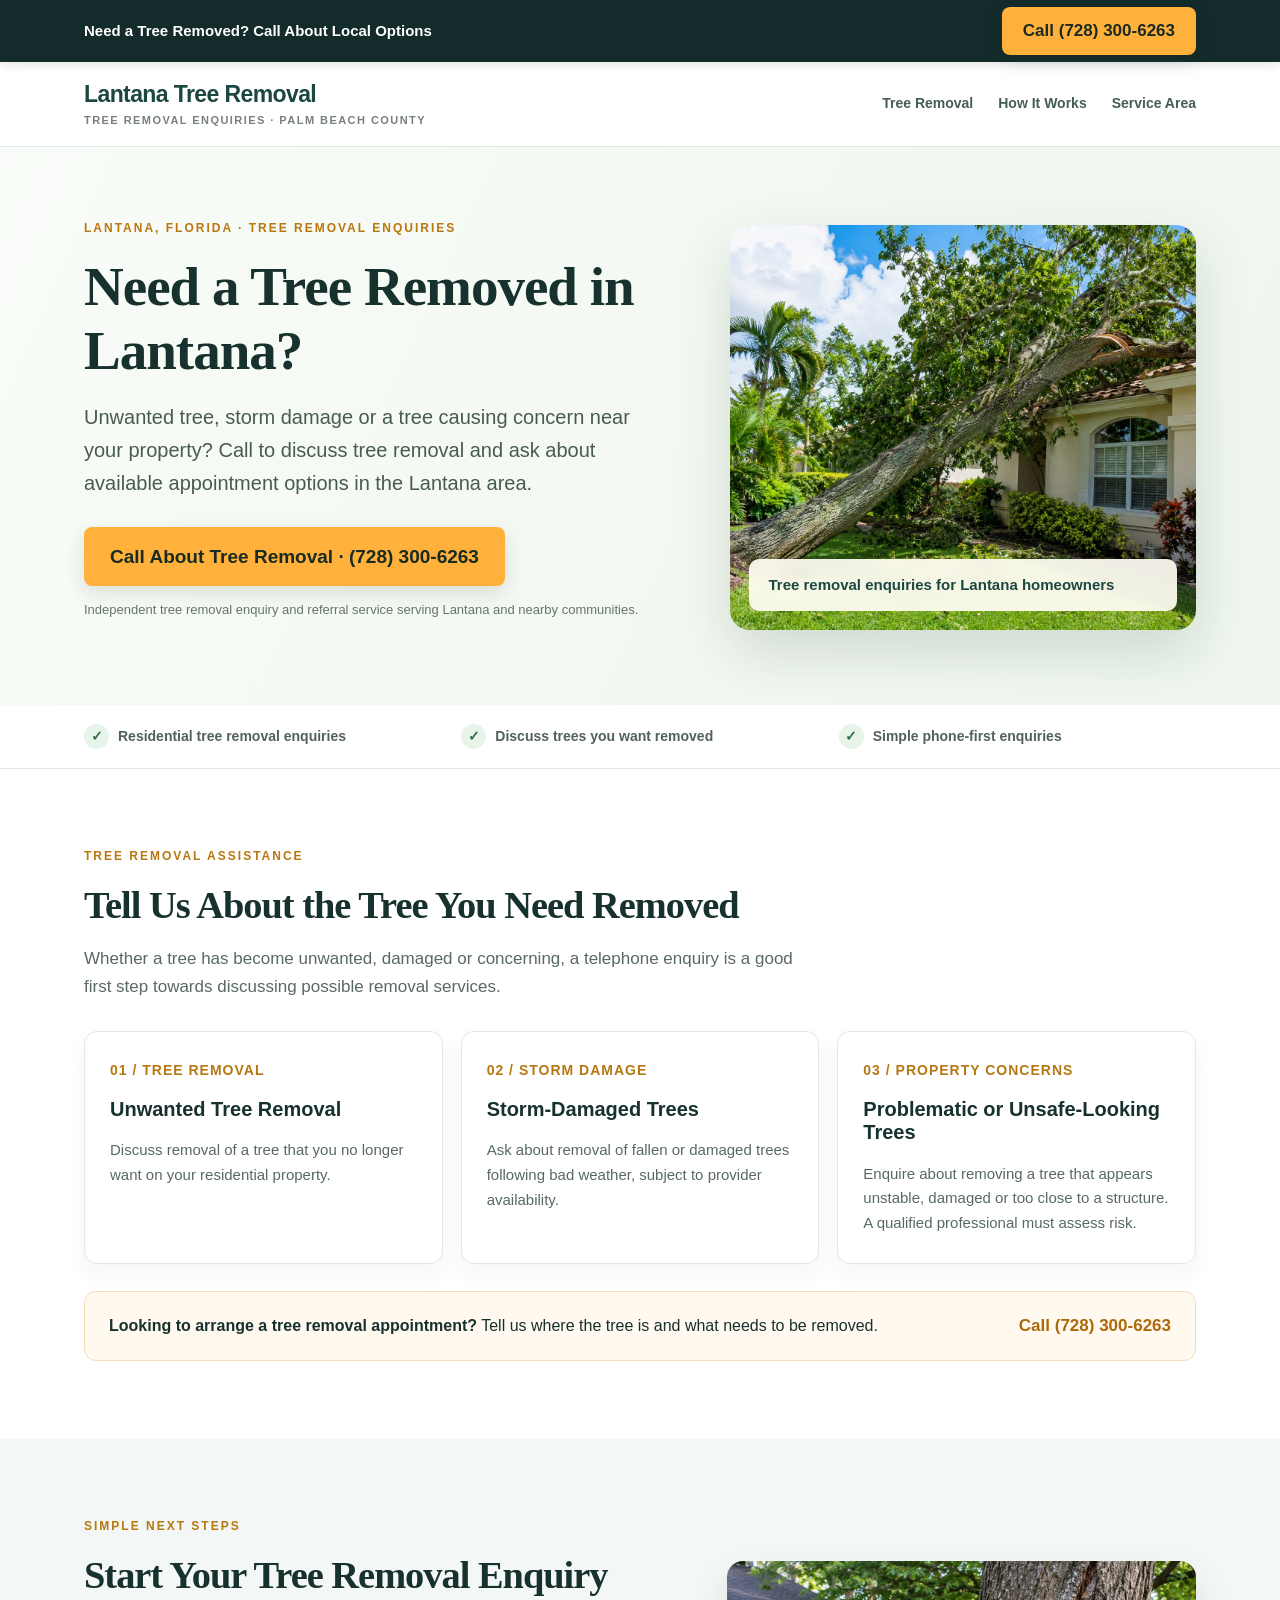
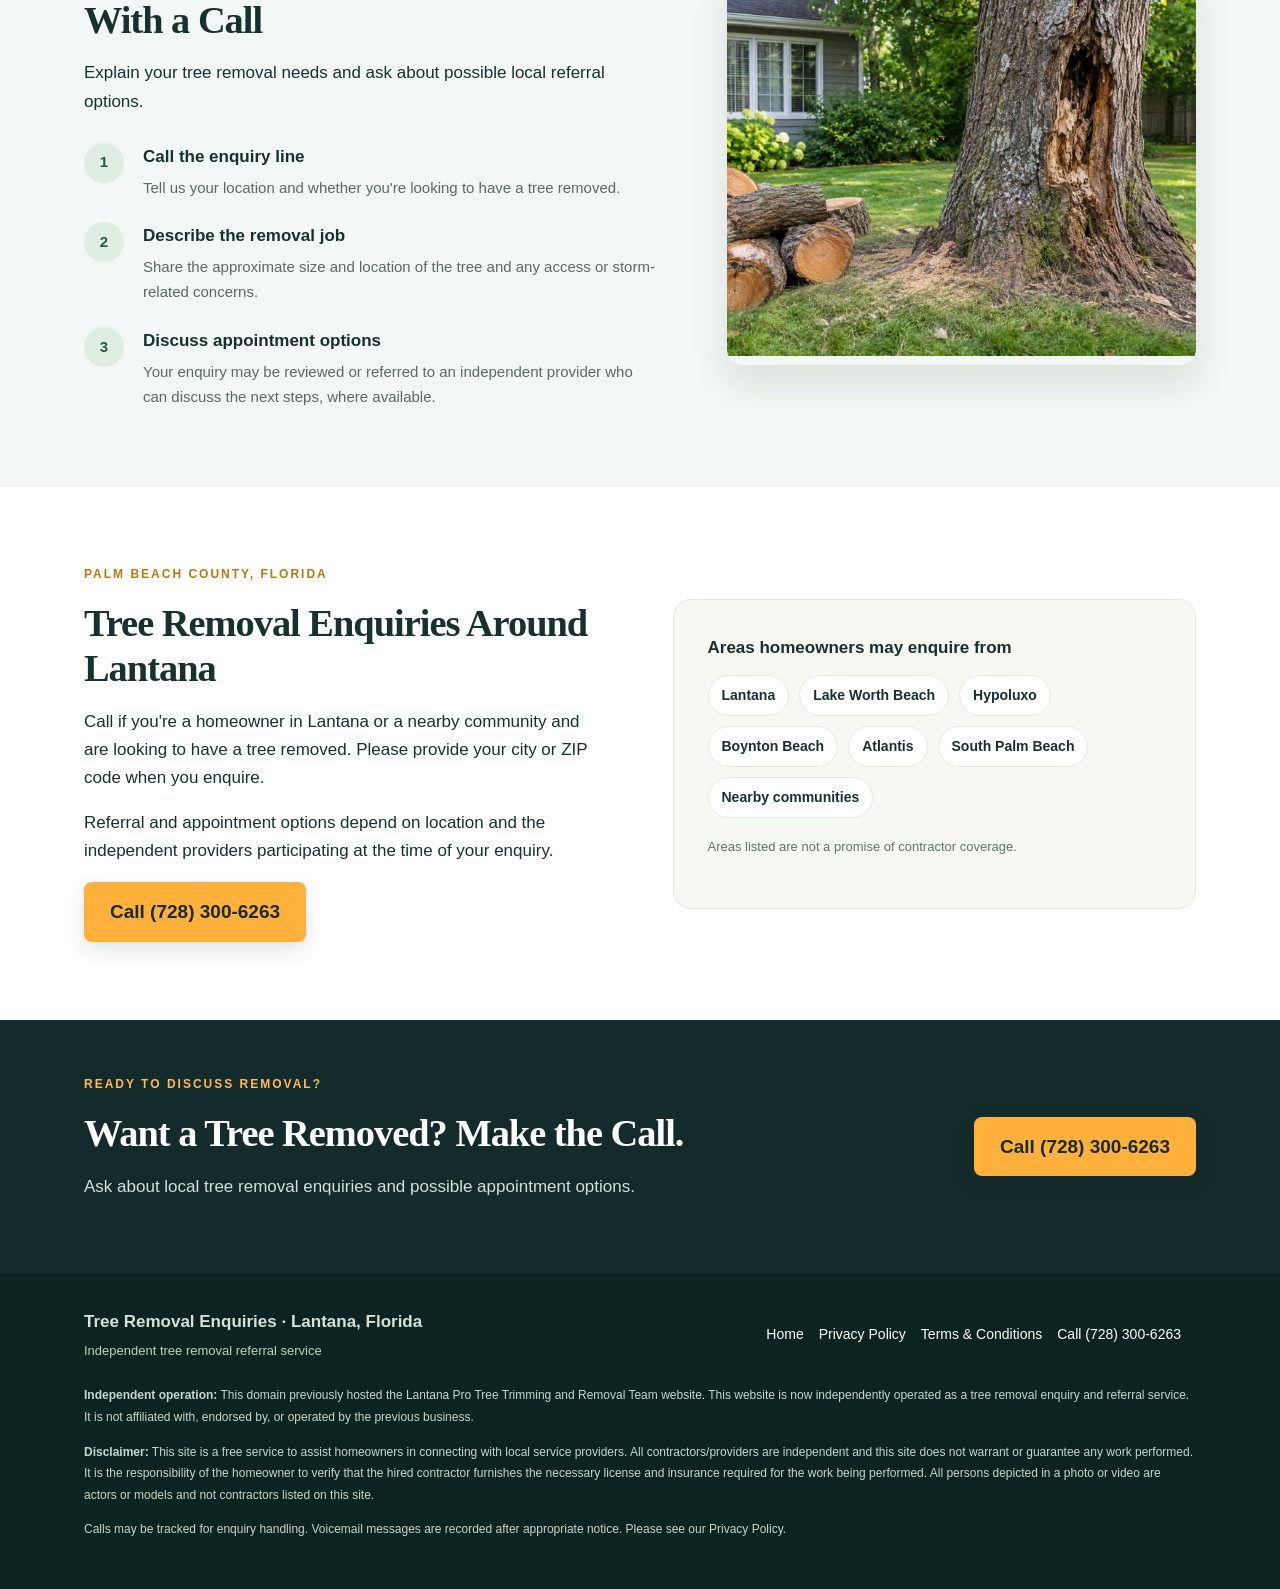
<file: index.html>
<!doctype html><html lang="en-US"><head><meta charset="utf-8"><meta name="viewport" content="width=device-width, initial-scale=1"><meta name="theme-color" content="#142b2b"><link rel="stylesheet" href="assets/style.css"><title>Tree Removal Enquiries in Lantana, FL | Independent Referral Service</title><meta name="description" content="Need a tree removed in Lantana, Florida? Call about unwanted, fallen and potentially hazardous tree removal and appointment options with independent local service providers."><link rel="canonical" href="https://lantanatreeservice.com/"></head><body><header><div class="sticky"><div class="wrap"><span class="sticky-copy">Need a Tree Removed? Call About Local Options</span><a class="sticky-btn" href="tel:+17283006263">Call (728) 300-6263</a></div></div><div class="header"><div class="wrap head-inner"><a class="brand" href="https://lantanatreeservice.com/">Lantana Tree Removal<span>Tree Removal Enquiries · Palm Beach County</span></a><nav class="nav" aria-label="Main navigation"><a href="https://lantanatreeservice.com/#services">Tree Removal</a><a href="https://lantanatreeservice.com/#process">How It Works</a><a href="https://lantanatreeservice.com/#area">Service Area</a></nav></div></div></header><main>
<section class="hero"><div class="wrap hero-grid"><div><div class="eyebrow">Lantana, Florida · Tree removal enquiries</div><h1>Need a Tree Removed in Lantana?</h1><p class="hero-lead">Unwanted tree, storm damage or a tree causing concern near your property? Call to discuss tree removal and ask about available appointment options in the Lantana area.</p><div class="hero-actions"><a class="button" href="tel:+17283006263">Call About Tree Removal · (728) 300-6263</a></div><p class="tiny">Independent tree removal enquiry and referral service serving Lantana and nearby communities.</p></div><div class="hero-image"><img src="assets/damaged-tree.jpg" alt="Damaged tree in a residential landscape" fetchpriority="high"><div class="image-note">Tree removal enquiries for Lantana homeowners</div></div></div></section>
<div class="proof-strip"><div class="wrap proof-inner"><div class="proof-item">Residential tree removal enquiries</div><div class="proof-item">Discuss trees you want removed</div><div class="proof-item">Simple phone-first enquiries</div></div></div>
<section class="section" id="services"><div class="wrap"><div class="section-header"><div class="eyebrow">Tree removal assistance</div><h2>Tell Us About the Tree You Need Removed</h2><p>Whether a tree has become unwanted, damaged or concerning, a telephone enquiry is a good first step towards discussing possible removal services.</p></div><div class="cards"><article class="card"><div class="num">01 / TREE REMOVAL</div><h3>Unwanted Tree Removal</h3><p>Discuss removal of a tree that you no longer want on your residential property.</p></article><article class="card"><div class="num">02 / STORM DAMAGE</div><h3>Storm-Damaged Trees</h3><p>Ask about removal of fallen or damaged trees following bad weather, subject to provider availability.</p></article><article class="card"><div class="num">03 / PROPERTY CONCERNS</div><h3>Problematic or Unsafe-Looking Trees</h3><p>Enquire about removing a tree that appears unstable, damaged or too close to a structure. A qualified professional must assess risk.</p></article></div><div class="question-row"><p><strong>Looking to arrange a tree removal appointment?</strong> Tell us where the tree is and what needs to be removed.</p><a href="tel:+17283006263">Call (728) 300-6263</a></div></div></section>
<section class="section how" id="process"><div class="wrap how-grid"><div><div class="eyebrow">Simple next steps</div><h2>Start Your Tree Removal Enquiry With a Call</h2><p>Explain your tree removal needs and ask about possible local referral options.</p><div class="steps"><div class="step"><div class="circle">1</div><div><strong>Call the enquiry line</strong><p>Tell us your location and whether you're looking to have a tree removed.</p></div></div><div class="step"><div class="circle">2</div><div><strong>Describe the removal job</strong><p>Share the approximate size and location of the tree and any access or storm-related concerns.</p></div></div><div class="step"><div class="circle">3</div><div><strong>Discuss appointment options</strong><p>Your enquiry may be reviewed or referred to an independent provider who can discuss the next steps, where available.</p></div></div></div></div><div class="visual"><img loading="lazy" src="assets/tree-trunk.jpg" alt="Close view of a mature tree trunk and large branches"></div></div></section>
<section class="section" id="area"><div class="wrap region"><div><div class="eyebrow">Palm Beach County, Florida</div><h2>Tree Removal Enquiries Around Lantana</h2><p>Call if you're a homeowner in Lantana or a nearby community and are looking to have a tree removed. Please provide your city or ZIP code when you enquire.</p><p>Referral and appointment options depend on location and the independent providers participating at the time of your enquiry.</p><a class="button" href="tel:+17283006263">Call (728) 300-6263</a></div><div class="area-panel"><strong>Areas homeowners may enquire from</strong><div class="area-list"><span>Lantana</span><span>Lake Worth Beach</span><span>Hypoluxo</span><span>Boynton Beach</span><span>Atlantis</span><span>South Palm Beach</span><span>Nearby communities</span></div><p class="tiny" style="margin-top:19px">Areas listed are not a promise of contractor coverage.</p></div></div></section>
<section class="cta-band"><div class="wrap cta-grid"><div><div class="eyebrow" style="color:#ffba5a">Ready to discuss removal?</div><h2>Want a Tree Removed? Make the Call.</h2><p>Ask about local tree removal enquiries and possible appointment options.</p></div><a class="button" href="tel:+17283006263">Call (728) 300-6263</a></div></section></main><footer class="site-footer" id="contact"><div class="wrap"><div class="footer-line"><div><strong>Tree Removal Enquiries · Lantana, Florida</strong><p class="tiny" style="color:#bbd1c5;margin:5px 0 0">Independent tree removal referral service</p></div><div><a href="https://lantanatreeservice.com/">Home</a><a href="https://lantanatreeservice.com/privacy.html">Privacy Policy</a><a href="https://lantanatreeservice.com/terms.html">Terms &amp; Conditions</a><a href="tel:+17283006263">Call (728) 300-6263</a></div></div><div class="legal"><p><strong>Independent operation:</strong> This domain previously hosted the Lantana Pro Tree Trimming and Removal Team website. This website is now independently operated as a tree removal enquiry and referral service. It is not affiliated with, endorsed by, or operated by the previous business.</p><p><strong>Disclaimer:</strong> This site is a free service to assist homeowners in connecting with local service providers. All contractors/providers are independent and this site does not warrant or guarantee any work performed. It is the responsibility of the homeowner to verify that the hired contractor furnishes the necessary license and insurance required for the work being performed. All persons depicted in a photo or video are actors or models and not contractors listed on this site.</p><p>Calls may be tracked for enquiry handling. Voicemail messages are recorded after appropriate notice. Please see our Privacy Policy.</p></div></div></footer><div class="mobile-cta"><a href="tel:+17283006263" aria-label="Call (728) 300-6263 for tree removal enquiries">Call About Tree Removal · (728) 300-6263</a></div></body></html>
</file>
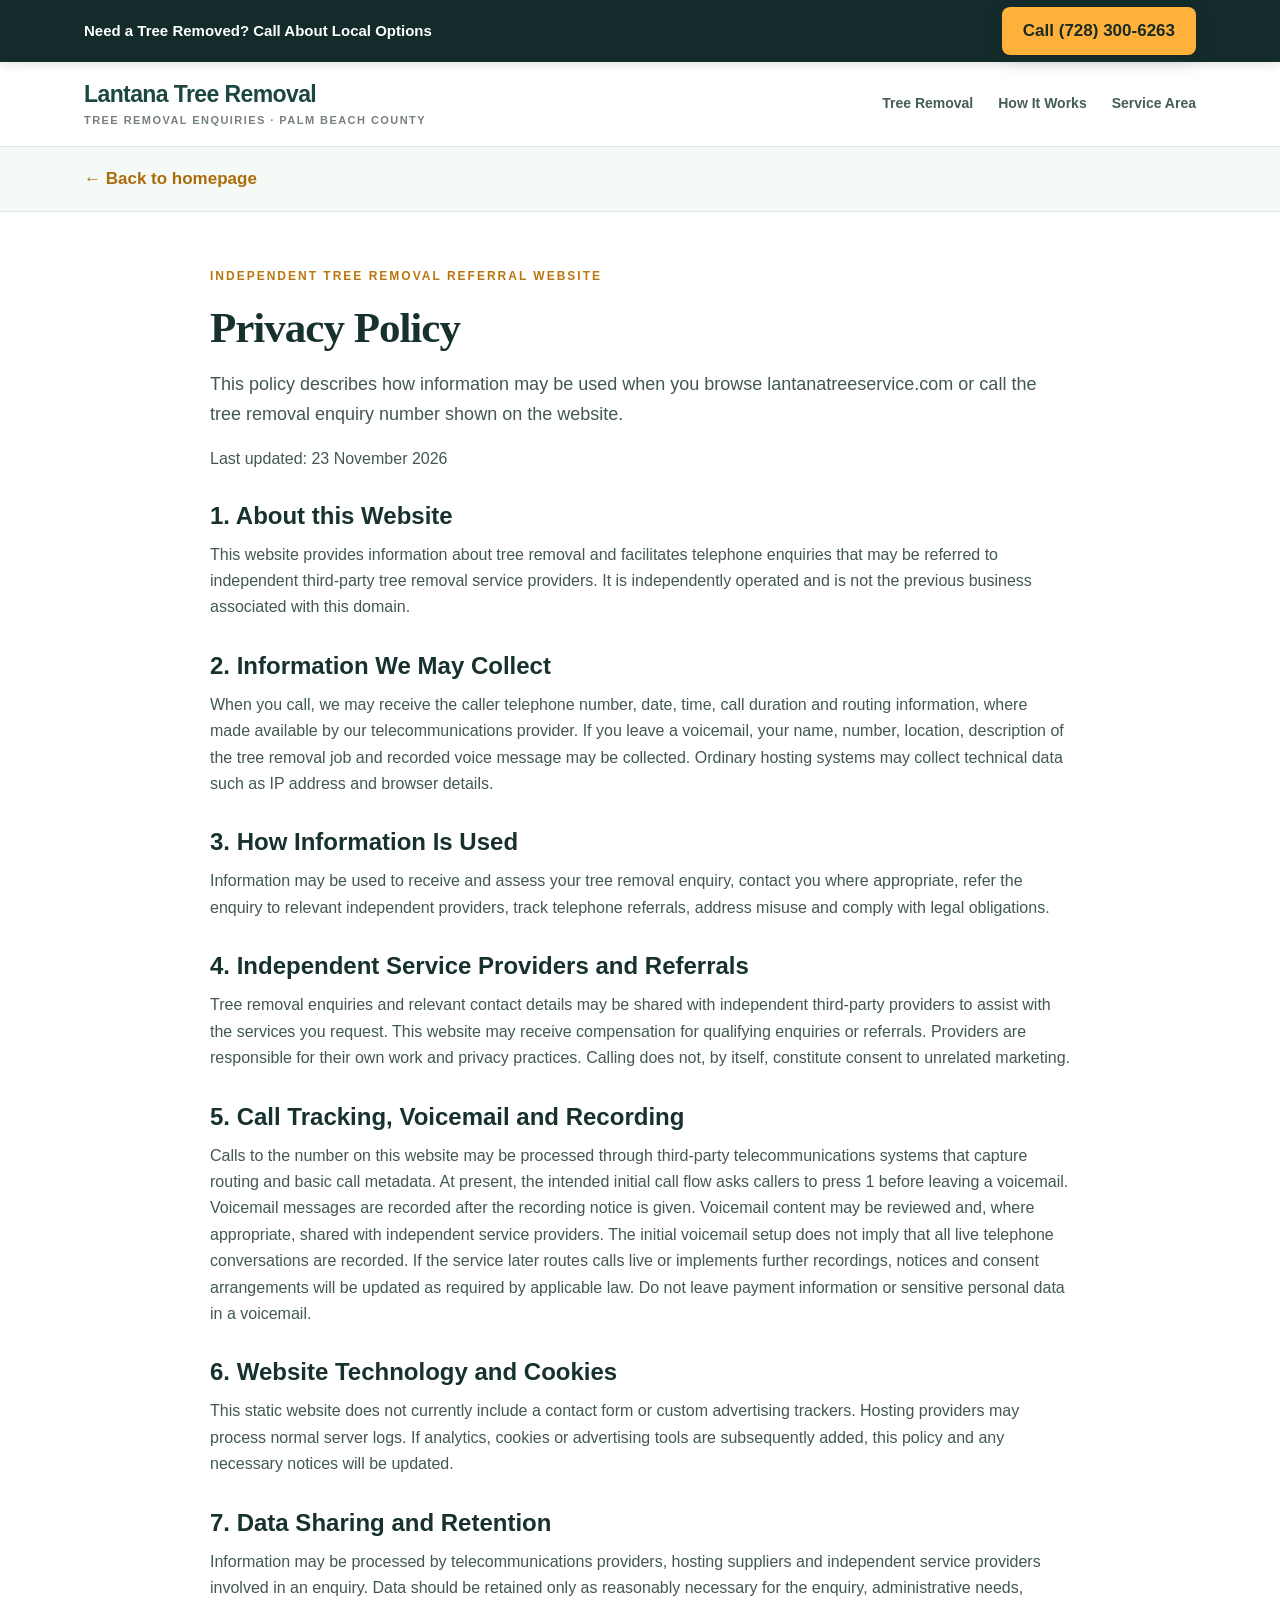
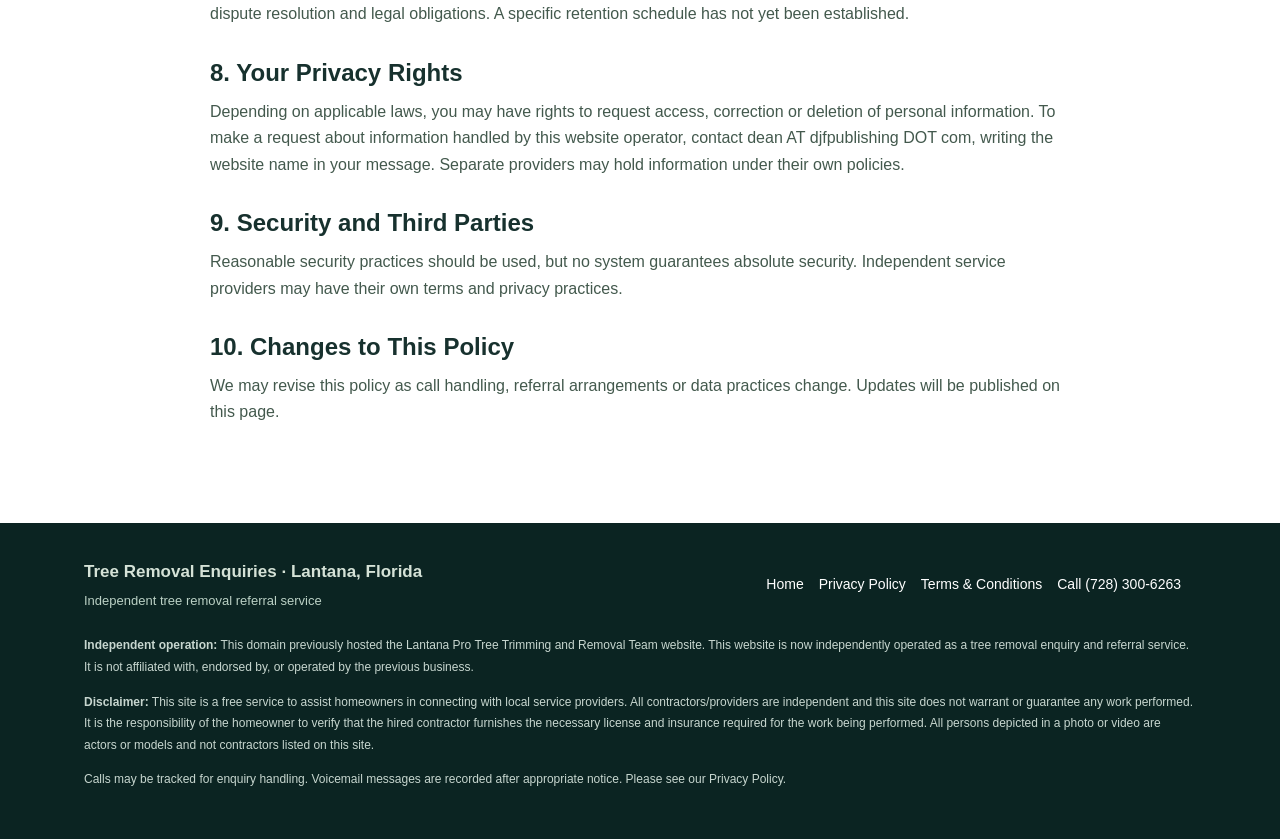
<file: privacy.html>
<!doctype html><html lang="en-US"><head><meta charset="utf-8"><meta name="viewport" content="width=device-width, initial-scale=1"><meta name="theme-color" content="#142b2b"><link rel="stylesheet" href="assets/style.css"><title>Privacy Policy | Lantana Tree Removal</title><meta name="description" content="Privacy Policy for the independent tree removal enquiry website at lantanatreeservice.com."><link rel="canonical" href="https://lantanatreeservice.com/privacy.html"></head><body><header><div class="sticky"><div class="wrap"><span class="sticky-copy">Need a Tree Removed? Call About Local Options</span><a class="sticky-btn" href="tel:+17283006263">Call (728) 300-6263</a></div></div><div class="header"><div class="wrap head-inner"><a class="brand" href="https://lantanatreeservice.com/">Lantana Tree Removal<span>Tree Removal Enquiries · Palm Beach County</span></a><nav class="nav" aria-label="Main navigation"><a href="https://lantanatreeservice.com/#services">Tree Removal</a><a href="https://lantanatreeservice.com/#process">How It Works</a><a href="https://lantanatreeservice.com/#area">Service Area</a></nav></div></div></header><div class="subnav"><div class="wrap"><a class="back" href="https://lantanatreeservice.com/">← Back to homepage</a></div></div><main class="wrap policy"><div class="eyebrow">Independent tree removal referral website</div><h1>Privacy Policy</h1><p class="policy-intro">This policy describes how information may be used when you browse lantanatreeservice.com or call the tree removal enquiry number shown on the website.</p><p class="tiny">Last updated: 23 November 2026</p><h2>1. About this Website</h2><p>This website provides information about tree removal and facilitates telephone enquiries that may be referred to independent third-party tree removal service providers. It is independently operated and is not the previous business associated with this domain.</p><h2>2. Information We May Collect</h2><p>When you call, we may receive the caller telephone number, date, time, call duration and routing information, where made available by our telecommunications provider. If you leave a voicemail, your name, number, location, description of the tree removal job and recorded voice message may be collected. Ordinary hosting systems may collect technical data such as IP address and browser details.</p><h2>3. How Information Is Used</h2><p>Information may be used to receive and assess your tree removal enquiry, contact you where appropriate, refer the enquiry to relevant independent providers, track telephone referrals, address misuse and comply with legal obligations.</p><h2>4. Independent Service Providers and Referrals</h2><p>Tree removal enquiries and relevant contact details may be shared with independent third-party providers to assist with the services you request. This website may receive compensation for qualifying enquiries or referrals. Providers are responsible for their own work and privacy practices. Calling does not, by itself, constitute consent to unrelated marketing.</p><h2>5. Call Tracking, Voicemail and Recording</h2><p>Calls to the number on this website may be processed through third-party telecommunications systems that capture routing and basic call metadata. At present, the intended initial call flow asks callers to press 1 before leaving a voicemail. Voicemail messages are recorded after the recording notice is given. Voicemail content may be reviewed and, where appropriate, shared with independent service providers. The initial voicemail setup does not imply that all live telephone conversations are recorded. If the service later routes calls live or implements further recordings, notices and consent arrangements will be updated as required by applicable law. Do not leave payment information or sensitive personal data in a voicemail.</p><h2>6. Website Technology and Cookies</h2><p>This static website does not currently include a contact form or custom advertising trackers. Hosting providers may process normal server logs. If analytics, cookies or advertising tools are subsequently added, this policy and any necessary notices will be updated.</p><h2>7. Data Sharing and Retention</h2><p>Information may be processed by telecommunications providers, hosting suppliers and independent service providers involved in an enquiry. Data should be retained only as reasonably necessary for the enquiry, administrative needs, dispute resolution and legal obligations. A specific retention schedule has not yet been established.</p><h2>8. Your Privacy Rights</h2><p>Depending on applicable laws, you may have rights to request access, correction or deletion of personal information. To make a request about information handled by this website operator, contact dean AT djfpublishing DOT com, writing the website name in your message. Separate providers may hold information under their own policies.</p><h2>9. Security and Third Parties</h2><p>Reasonable security practices should be used, but no system guarantees absolute security. Independent service providers may have their own terms and privacy practices.</p><h2>10. Changes to This Policy</h2><p>We may revise this policy as call handling, referral arrangements or data practices change. Updates will be published on this page.</p></main><footer class="site-footer" id="contact"><div class="wrap"><div class="footer-line"><div><strong>Tree Removal Enquiries · Lantana, Florida</strong><p class="tiny" style="color:#bbd1c5;margin:5px 0 0">Independent tree removal referral service</p></div><div><a href="https://lantanatreeservice.com/">Home</a><a href="https://lantanatreeservice.com/privacy.html">Privacy Policy</a><a href="https://lantanatreeservice.com/terms.html">Terms &amp; Conditions</a><a href="tel:+17283006263">Call (728) 300-6263</a></div></div><div class="legal"><p><strong>Independent operation:</strong> This domain previously hosted the Lantana Pro Tree Trimming and Removal Team website. This website is now independently operated as a tree removal enquiry and referral service. It is not affiliated with, endorsed by, or operated by the previous business.</p><p><strong>Disclaimer:</strong> This site is a free service to assist homeowners in connecting with local service providers. All contractors/providers are independent and this site does not warrant or guarantee any work performed. It is the responsibility of the homeowner to verify that the hired contractor furnishes the necessary license and insurance required for the work being performed. All persons depicted in a photo or video are actors or models and not contractors listed on this site.</p><p>Calls may be tracked for enquiry handling. Voicemail messages are recorded after appropriate notice. Please see our Privacy Policy.</p></div></div></footer><div class="mobile-cta"><a href="tel:+17283006263" aria-label="Call (728) 300-6263 for tree removal enquiries">Call About Tree Removal · (728) 300-6263</a></div></body></html>
</file>
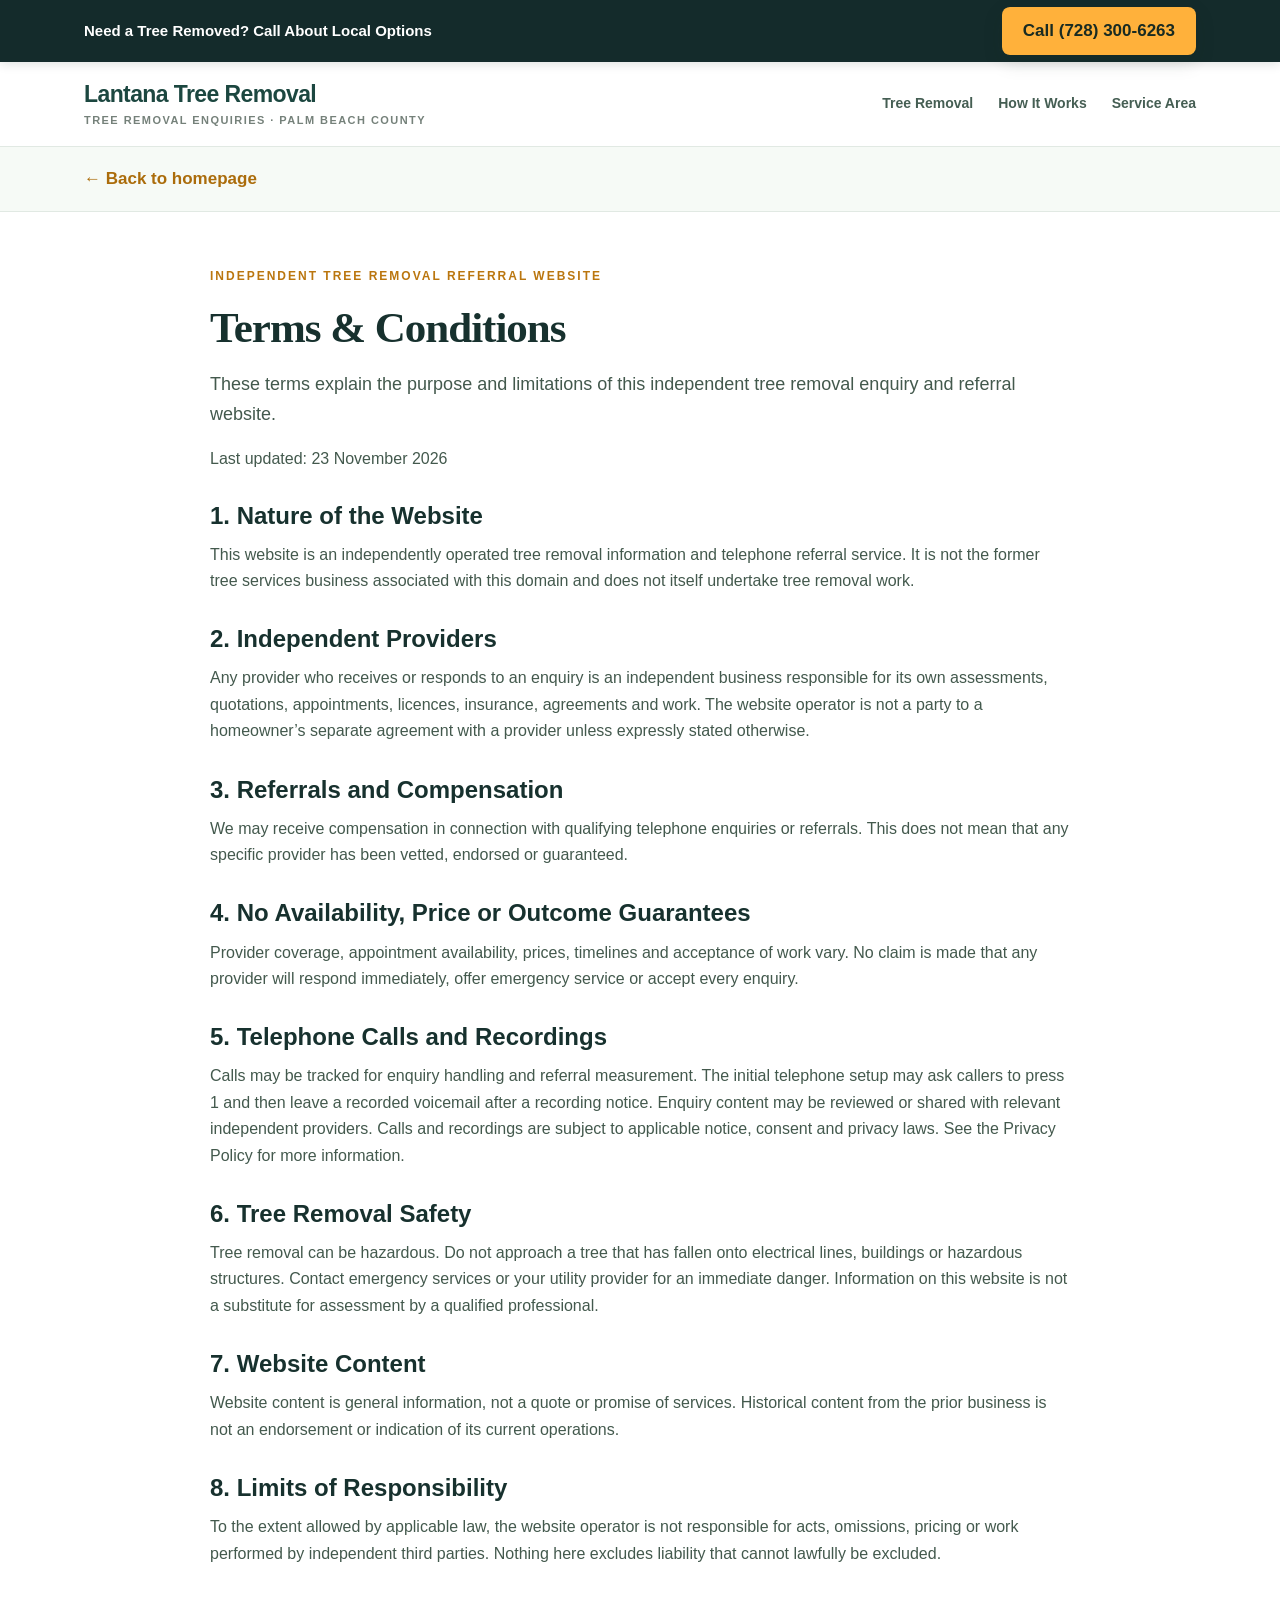
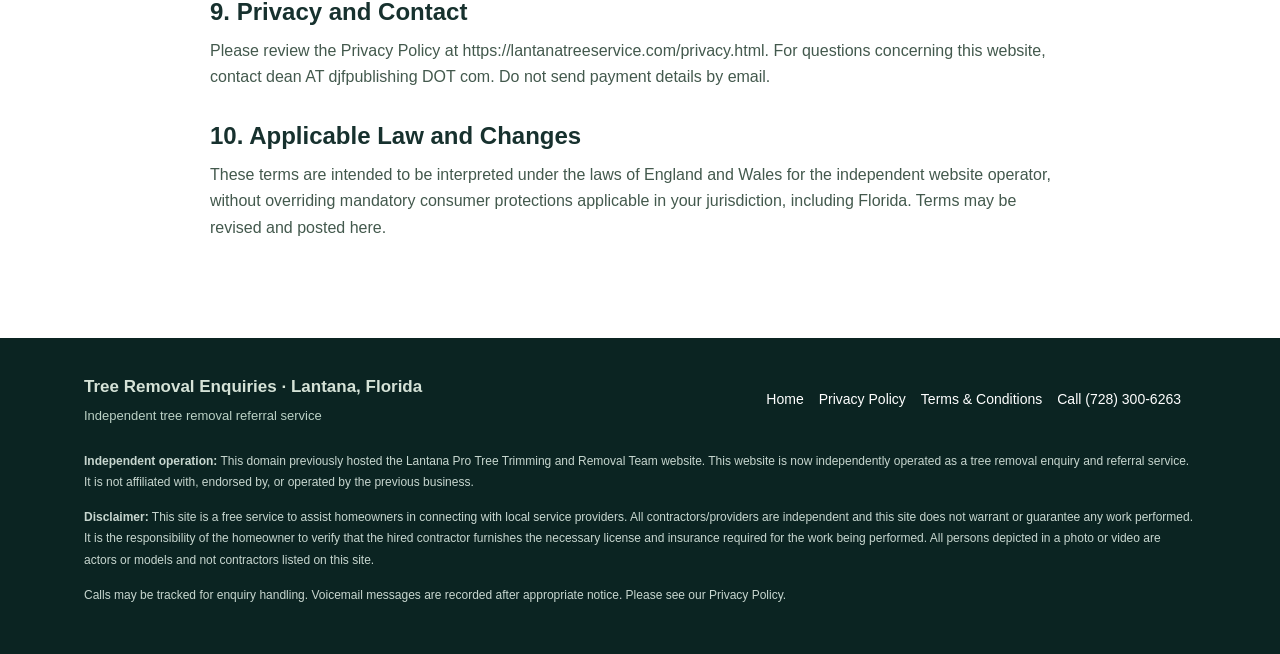
<file: terms.html>
<!doctype html><html lang="en-US"><head><meta charset="utf-8"><meta name="viewport" content="width=device-width, initial-scale=1"><meta name="theme-color" content="#142b2b"><link rel="stylesheet" href="assets/style.css"><title>Terms & Conditions | Lantana Tree Removal</title><meta name="description" content="Terms & Conditions for the independent tree removal enquiry website at lantanatreeservice.com."><link rel="canonical" href="https://lantanatreeservice.com/terms.html"></head><body><header><div class="sticky"><div class="wrap"><span class="sticky-copy">Need a Tree Removed? Call About Local Options</span><a class="sticky-btn" href="tel:+17283006263">Call (728) 300-6263</a></div></div><div class="header"><div class="wrap head-inner"><a class="brand" href="https://lantanatreeservice.com/">Lantana Tree Removal<span>Tree Removal Enquiries · Palm Beach County</span></a><nav class="nav" aria-label="Main navigation"><a href="https://lantanatreeservice.com/#services">Tree Removal</a><a href="https://lantanatreeservice.com/#process">How It Works</a><a href="https://lantanatreeservice.com/#area">Service Area</a></nav></div></div></header><div class="subnav"><div class="wrap"><a class="back" href="https://lantanatreeservice.com/">← Back to homepage</a></div></div><main class="wrap policy"><div class="eyebrow">Independent tree removal referral website</div><h1>Terms & Conditions</h1><p class="policy-intro">These terms explain the purpose and limitations of this independent tree removal enquiry and referral website.</p><p class="tiny">Last updated: 23 November 2026</p><h2>1. Nature of the Website</h2><p>This website is an independently operated tree removal information and telephone referral service. It is not the former tree services business associated with this domain and does not itself undertake tree removal work.</p><h2>2. Independent Providers</h2><p>Any provider who receives or responds to an enquiry is an independent business responsible for its own assessments, quotations, appointments, licences, insurance, agreements and work. The website operator is not a party to a homeowner’s separate agreement with a provider unless expressly stated otherwise.</p><h2>3. Referrals and Compensation</h2><p>We may receive compensation in connection with qualifying telephone enquiries or referrals. This does not mean that any specific provider has been vetted, endorsed or guaranteed.</p><h2>4. No Availability, Price or Outcome Guarantees</h2><p>Provider coverage, appointment availability, prices, timelines and acceptance of work vary. No claim is made that any provider will respond immediately, offer emergency service or accept every enquiry.</p><h2>5. Telephone Calls and Recordings</h2><p>Calls may be tracked for enquiry handling and referral measurement. The initial telephone setup may ask callers to press 1 and then leave a recorded voicemail after a recording notice. Enquiry content may be reviewed or shared with relevant independent providers. Calls and recordings are subject to applicable notice, consent and privacy laws. See the Privacy Policy for more information.</p><h2>6. Tree Removal Safety</h2><p>Tree removal can be hazardous. Do not approach a tree that has fallen onto electrical lines, buildings or hazardous structures. Contact emergency services or your utility provider for an immediate danger. Information on this website is not a substitute for assessment by a qualified professional.</p><h2>7. Website Content</h2><p>Website content is general information, not a quote or promise of services. Historical content from the prior business is not an endorsement or indication of its current operations.</p><h2>8. Limits of Responsibility</h2><p>To the extent allowed by applicable law, the website operator is not responsible for acts, omissions, pricing or work performed by independent third parties. Nothing here excludes liability that cannot lawfully be excluded.</p><h2>9. Privacy and Contact</h2><p>Please review the Privacy Policy at https://lantanatreeservice.com/privacy.html. For questions concerning this website, contact dean AT djfpublishing DOT com. Do not send payment details by email.</p><h2>10. Applicable Law and Changes</h2><p>These terms are intended to be interpreted under the laws of England and Wales for the independent website operator, without overriding mandatory consumer protections applicable in your jurisdiction, including Florida. Terms may be revised and posted here.</p></main><footer class="site-footer" id="contact"><div class="wrap"><div class="footer-line"><div><strong>Tree Removal Enquiries · Lantana, Florida</strong><p class="tiny" style="color:#bbd1c5;margin:5px 0 0">Independent tree removal referral service</p></div><div><a href="https://lantanatreeservice.com/">Home</a><a href="https://lantanatreeservice.com/privacy.html">Privacy Policy</a><a href="https://lantanatreeservice.com/terms.html">Terms &amp; Conditions</a><a href="tel:+17283006263">Call (728) 300-6263</a></div></div><div class="legal"><p><strong>Independent operation:</strong> This domain previously hosted the Lantana Pro Tree Trimming and Removal Team website. This website is now independently operated as a tree removal enquiry and referral service. It is not affiliated with, endorsed by, or operated by the previous business.</p><p><strong>Disclaimer:</strong> This site is a free service to assist homeowners in connecting with local service providers. All contractors/providers are independent and this site does not warrant or guarantee any work performed. It is the responsibility of the homeowner to verify that the hired contractor furnishes the necessary license and insurance required for the work being performed. All persons depicted in a photo or video are actors or models and not contractors listed on this site.</p><p>Calls may be tracked for enquiry handling. Voicemail messages are recorded after appropriate notice. Please see our Privacy Policy.</p></div></div></footer><div class="mobile-cta"><a href="tel:+17283006263" aria-label="Call (728) 300-6263 for tree removal enquiries">Call About Tree Removal · (728) 300-6263</a></div></body></html>
</file>
<file: assets/style.css>
:root{--ink:#17312e;--dark:#142b2b;--forest:#1c4740;--gold:#e59b20;--gold2:#ffb13b;--cream:#fff9ef;--soft:#f3f7f5;--muted:#596965;--line:#e1e9e3}
*{box-sizing:border-box}html{scroll-behavior:smooth;scroll-padding-top:96px}body{margin:0;color:var(--ink);font:17px/1.65 'Mulish',Arial,sans-serif;background:#fff}a{color:inherit}button,a{touch-action:manipulation}a:focus-visible{outline:3px solid #2862be;outline-offset:3px}.wrap{max-width:1160px;margin:auto;padding:0 24px}.sticky{position:sticky;top:0;z-index:30;background:var(--dark);color:#fff;box-shadow:0 2px 10px #071b1522}.sticky .wrap{display:flex;align-items:center;justify-content:space-between;gap:18px;min-height:62px}.sticky-copy{font-size:15px;font-weight:700}.sticky-btn,.button{display:inline-flex;align-items:center;justify-content:center;gap:8px;background:var(--gold2);color:#192b22;text-decoration:none;font-weight:800;border-radius:8px;padding:13px 21px;line-height:1.25;box-shadow:0 7px 20px #1a2a1b22;white-space:nowrap}.sticky-btn:hover,.button:hover{background:#ffc36a}.header{background:white;border-bottom:1px solid var(--line)}.head-inner{min-height:84px;display:flex;align-items:center;justify-content:space-between;gap:20px}.brand{text-decoration:none;font-size:23px;font-weight:850;letter-spacing:-.6px;line-height:1.1;color:var(--forest)}.brand span{display:block;color:#75817a;font-size:11px;letter-spacing:1.45px;text-transform:uppercase;margin-top:7px}.nav{display:flex;gap:25px;align-items:center}.nav a{text-decoration:none;font-size:14px;font-weight:700;color:#455e53}.nav a:hover{color:#b36d09}h1,h2,h3{line-height:1.17;margin:0 0 17px}h1,h2{font-family:Georgia,'Times New Roman',serif;letter-spacing:-1px}h1{font-size:clamp(39px,4.3vw,62px)}h2{font-size:clamp(29px,3vw,43px)}h3{font-size:20px}p{margin:0 0 17px}.eyebrow{font-size:12px;font-weight:850;color:#ba760f;text-transform:uppercase;letter-spacing:2px;margin-bottom:16px}.hero{background:linear-gradient(114deg,#f9fcf8 0%,#eef6ed 100%);padding:72px 0 68px}.hero-grid{display:grid;grid-template-columns:1.12fr .88fr;align-items:center;gap:54px}.hero-lead{font-size:20px;line-height:1.65;color:#475b51;max-width:570px}.hero-actions{display:flex;align-items:center;gap:16px;flex-wrap:wrap;margin:27px 0 14px}.button{font-size:19px;padding:18px 26px}.tiny{font-size:13px;color:#64756b;line-height:1.5}.hero-image{height:405px;position:relative;border-radius:20px;overflow:hidden;box-shadow:0 22px 55px #15352a27}.hero-image img{width:100%;height:100%;object-fit:cover}.image-note{position:absolute;bottom:19px;left:19px;right:19px;background:#fffdf4ed;padding:14px 19px;border-radius:10px;color:var(--forest);font-weight:800;font-size:15px;backdrop-filter:blur(5px)}.proof-strip{background:#fff;border-bottom:1px solid var(--line)}.proof-inner{display:grid;grid-template-columns:repeat(3,1fr);gap:20px;padding-top:19px;padding-bottom:19px}.proof-item{font-size:14px;font-weight:700;color:#526257}.proof-item:before{content:'✓';display:inline-grid;place-items:center;background:#e7f4e9;color:#326d45;width:25px;height:25px;border-radius:50%;margin-right:9px}section.section{padding:78px 0}.section-header{max-width:740px;margin-bottom:30px}.section-header p:last-child{color:var(--muted)}.cards{display:grid;grid-template-columns:repeat(3,1fr);gap:18px}.card{border:1px solid var(--line);border-radius:13px;padding:27px 25px;box-shadow:0 10px 25px #0b25130c;background:#fff}.card .num{font-size:14px;color:#b77813;font-weight:800;letter-spacing:1px;margin-bottom:16px}.card p{font-size:15px;color:#586a60;margin:0}.question-row{margin-top:27px;background:var(--cream);padding:20px 24px;display:flex;align-items:center;justify-content:space-between;gap:20px;border:1px solid #f3dfbb;border-radius:12px}.question-row p{margin:0;font-size:16px}.question-row a{font-weight:850;color:#ad6a0b;text-decoration:none;white-space:nowrap}.how{background:var(--soft)}.how-grid{display:grid;grid-template-columns:1fr .82fr;gap:70px;align-items:center}.steps{display:grid;gap:22px;margin-top:27px}.step{display:flex;gap:19px;align-items:flex-start}.step .circle{flex:0 0 40px;height:40px;background:#e0ede3;border-radius:50%;display:grid;place-items:center;color:#215a42;font-size:15px;font-weight:850}.step p{font-size:15px;color:#5b6a61;margin:5px 0 0}.visual{border-radius:16px;overflow:hidden;box-shadow:0 19px 38px #1f30201c}.visual img{height:395px;width:100%;object-fit:cover}.region{display:grid;grid-template-columns:1fr 1fr;align-items:center;gap:65px}.area-panel{background:#f7f8f4;border-radius:18px;padding:34px;border:1px solid var(--line)}.area-panel strong{display:block;margin-bottom:13px}.area-list{display:flex;gap:10px;flex-wrap:wrap}.area-list span{background:#fff;border:1px solid #e3e9e5;padding:8px 13px;border-radius:100px;font-size:14px;font-weight:700}.cta-band{background:var(--dark);padding:55px 0;color:#fff}.cta-grid{display:flex;align-items:center;justify-content:space-between;gap:35px}.cta-band h2{max-width:670px}.cta-band p{color:#d4e0d9}.site-footer{background:#0b2422;color:#d5e2d7;padding:35px 0 35px}.footer-line{display:flex;align-items:center;justify-content:space-between;gap:22px;flex-wrap:wrap}.footer-line a{color:#fff;text-decoration:none;font-size:14px;margin-right:15px}.legal{font-size:12px;line-height:1.8;color:#c7d6cf;margin-top:25px}.legal p{margin:0 0 13px}.legal a{color:#fff}.mobile-cta{display:none}.policy{padding:55px 0 80px;max-width:860px}.policy h1{font-size:43px}.policy h2{font-family:'Mulish',Arial,sans-serif;letter-spacing:0;font-size:24px;margin:31px 0 12px}.policy p,.policy li{color:#43594d;font-size:16px}.policy li{margin-bottom:7px}.back{font-weight:800;color:#ab6c0b;text-decoration:none}.policy-intro{font-size:18px!important}.subnav{background:#f6faf6;padding:18px 0;border-bottom:1px solid var(--line)}
@media(max-width:850px){.hero-grid,.how-grid,.region{grid-template-columns:1fr;gap:35px}.hero{padding:48px 0}.hero-image{height:330px}.cards{grid-template-columns:1fr}.nav{display:none}.proof-inner{grid-template-columns:1fr;gap:9px}.cta-grid{flex-direction:column;align-items:flex-start}.region .area-panel{grid-row:2}}
@media(max-width:560px){body{font-size:16px;padding-bottom:68px}.wrap{padding:0 19px}.sticky .wrap{min-height:58px;gap:8px}.sticky-copy{font-size:12px}.sticky-btn{font-size:14px;padding:10px 11px}.head-inner{min-height:72px}.brand{font-size:21px}h1{font-size:40px}.hero-lead{font-size:17px}.hero-image{height:260px}.button{width:100%;font-size:18px}.hero-actions{align-items:stretch}.question-row{align-items:flex-start;flex-direction:column}.question-row a{white-space:normal}.section.section{padding:52px 0}.visual img{height:270px}.cta-grid{text-align:center;align-items:stretch}.mobile-cta{display:block;position:fixed;bottom:0;left:0;right:0;z-index:40;background:#e7a433;padding:11px 18px;text-align:center;box-shadow:0 -4px 18px #15281e35}.mobile-cta a{color:#142b24;font-weight:900;text-decoration:none;font-size:18px}.policy{padding-top:35px}.policy h1{font-size:34px}}
</file>
